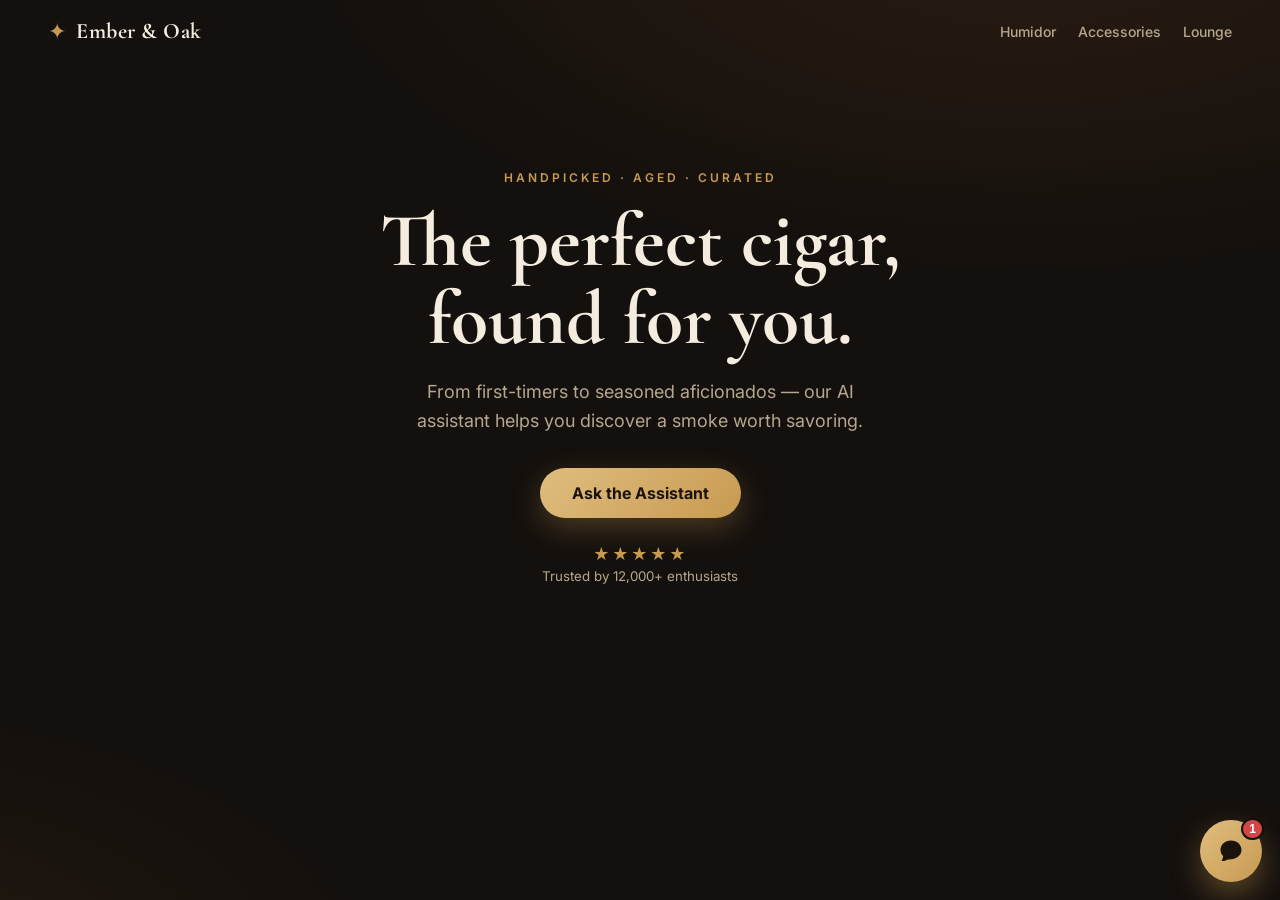
<file: index.html>
<!DOCTYPE html>
<html lang="en">
<head>
  <meta charset="UTF-8" />
  <meta
    name="viewport"
    content="width=device-width, initial-scale=1.0, viewport-fit=cover"
  />
  <meta name="theme-color" content="#2b1810" />
  <title>Ember &amp; Oak — Premium Cigars</title>
  <link rel="preconnect" href="https://fonts.googleapis.com" />
  <link rel="preconnect" href="https://fonts.gstatic.com" crossorigin />
  <link
    href="https://fonts.googleapis.com/css2?family=Cormorant+Garamond:wght@500;600;700&family=Inter:wght@400;500;600;700&display=swap"
    rel="stylesheet"
  />
  <link rel="stylesheet" href="styles.css" />
</head>
<body>
  <!-- ============ Landing page (context behind the widget) ============ -->
  <header class="site-header">
    <div class="brand">
      <span class="brand-mark">✦</span>
      <span class="brand-name">Ember &amp; Oak</span>
    </div>
    <nav class="site-nav">
      <a href="#">Humidor</a>
      <a href="#">Accessories</a>
      <a href="#">Lounge</a>
    </nav>
  </header>

  <main class="hero">
    <p class="hero-eyebrow">Handpicked · Aged · Curated</p>
    <h1 class="hero-title">The perfect cigar,<br />found for you.</h1>
    <p class="hero-sub">
      From first-timers to seasoned aficionados — our AI assistant helps you
      discover a smoke worth savoring.
    </p>
    <a href="#" class="hero-cta" id="heroChatBtn">Ask the Assistant</a>
    <div class="hero-meta">
      <span>★★★★★</span>
      <small>Trusted by 12,000+ enthusiasts</small>
    </div>
  </main>

  <!-- ============ Chat launcher (FAB) ============ -->
  <button
    class="chat-fab"
    id="chatFab"
    aria-label="Open chat with the Ember AI assistant"
    aria-haspopup="dialog"
    aria-expanded="false"
  >
    <svg class="chat-fab__icon" viewBox="0 0 24 24" aria-hidden="true">
      <path
        d="M12 3C6.99 3 3 6.58 3 11c0 2.05.86 3.92 2.29 5.36-.1 1.17-.5 2.7-1.27 3.85-.13.2 0 .47.24.46 1.94-.07 3.6-.69 4.84-1.43A11.6 11.6 0 0 0 12 19c5.01 0 9-3.58 9-8s-3.99-8-9-8Z"
      />
    </svg>
    <span class="chat-fab__badge" id="fabBadge">1</span>
  </button>

  <!-- ============ Chat widget ============ -->
  <section
    class="chat-widget"
    id="chatWidget"
    role="dialog"
    aria-modal="true"
    aria-label="Chat with the Ember AI assistant"
    aria-hidden="true"
  >
    <!-- Header -->
    <div class="chat-header">
      <div class="chat-header__avatar" aria-hidden="true">✦</div>
      <div class="chat-header__info">
        <h2 class="chat-header__name">Ember Assistant</h2>
        <p class="chat-header__status">
          <span class="status-dot"></span> AI Assistant · online
        </p>
      </div>
      <button class="chat-header__new" id="chatNew" type="button">
        <svg viewBox="0 0 24 24" aria-hidden="true">
          <path d="M12 5v14M5 12h14" />
        </svg>
        New chat
      </button>
      <button class="chat-header__close" id="chatClose" aria-label="Close chat">
        <svg viewBox="0 0 24 24" aria-hidden="true">
          <path d="M6 6l12 12M18 6L6 18" />
        </svg>
      </button>
    </div>

    <!-- Messages -->
    <div
      class="chat-messages"
      id="chatMessages"
      role="log"
      aria-live="polite"
      aria-relevant="additions"
    ></div>

    <!-- Quick replies -->
    <div class="quick-replies" id="quickReplies" aria-label="Suggested replies"></div>

    <!-- Composer -->
    <form class="chat-composer" id="chatComposer" autocomplete="off">
      <button
        type="button"
        class="composer-mic"
        id="micBtn"
        aria-label="Use microphone"
      >
        <svg viewBox="0 0 24 24" aria-hidden="true">
          <path
            d="M12 14a3 3 0 0 0 3-3V6a3 3 0 0 0-6 0v5a3 3 0 0 0 3 3Z"
          />
          <path d="M19 11a7 7 0 0 1-14 0M12 18v3" />
        </svg>
      </button>
      <input
        class="composer-input"
        id="chatInput"
        type="text"
        inputmode="text"
        placeholder="Ask me anything…"
        aria-label="Type a message"
      />
      <button type="submit" class="composer-send" id="sendBtn" aria-label="Send message">
        <svg viewBox="0 0 24 24" aria-hidden="true">
          <path d="M4 12l16-8-6 16-3-7-7-1Z" />
        </svg>
      </button>
    </form>

    <!-- AI disclaimer -->
    <p class="chat-disclaimer">
      <span aria-hidden="true">✨</span> AI-generated · responses may be
      inaccurate. Verify important details.
    </p>
  </section>

  <!-- Scrim for mobile -->
  <div class="chat-scrim" id="chatScrim" hidden></div>

  <script src="script.js"></script>
</body>
</html>
</file>
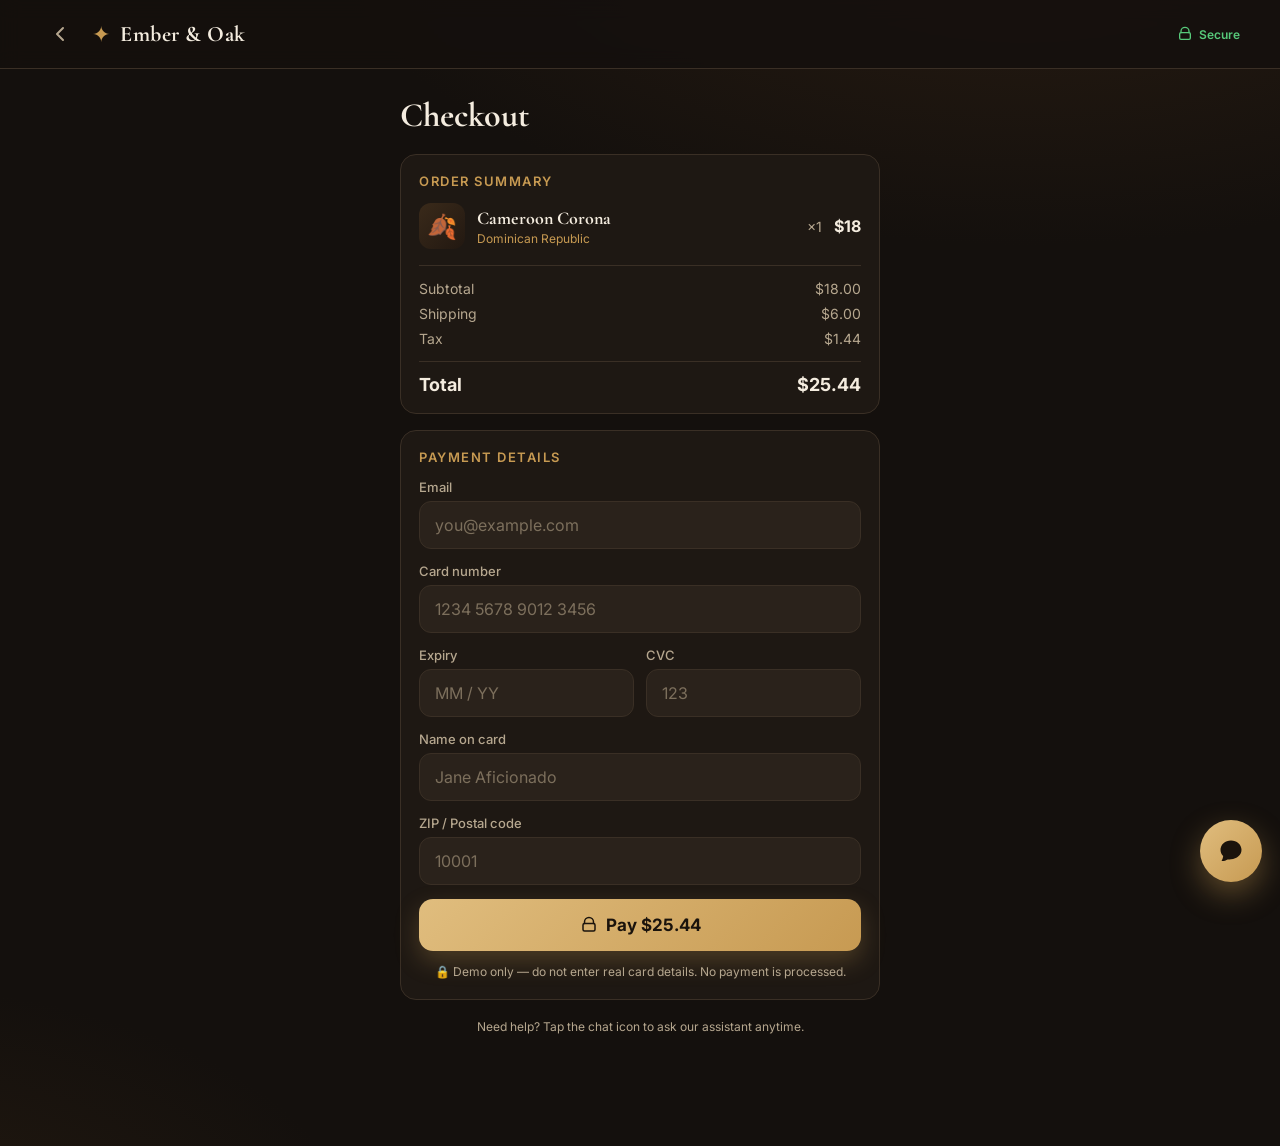
<file: checkout.html>
<!DOCTYPE html>
<html lang="en">
<head>
  <meta charset="UTF-8" />
  <meta
    name="viewport"
    content="width=device-width, initial-scale=1.0, viewport-fit=cover"
  />
  <meta name="theme-color" content="#2b1810" />
  <title>Secure Checkout — Ember &amp; Oak</title>
  <link rel="preconnect" href="https://fonts.googleapis.com" />
  <link rel="preconnect" href="https://fonts.gstatic.com" crossorigin />
  <link
    href="https://fonts.googleapis.com/css2?family=Cormorant+Garamond:wght@500;600;700&family=Inter:wght@400;500;600;700&display=swap"
    rel="stylesheet"
  />
  <link rel="stylesheet" href="styles.css" />
</head>
<body class="checkout-body">
  <!-- ============ Checkout header ============ -->
  <header class="co-header">
    <a class="co-back" href="index.html" aria-label="Back to store">
      <svg viewBox="0 0 24 24" aria-hidden="true">
        <path d="M15 18l-6-6 6-6" />
      </svg>
    </a>
    <div class="brand">
      <span class="brand-mark">✦</span>
      <span class="brand-name">Ember &amp; Oak</span>
    </div>
    <span class="co-secure" aria-label="Secure checkout">
      <svg viewBox="0 0 24 24" aria-hidden="true">
        <path d="M6 10V8a6 6 0 0 1 12 0v2" />
        <rect x="4" y="10" width="16" height="10" rx="2" />
      </svg>
      Secure
    </span>
  </header>

  <main class="co-main">
    <h1 class="co-title">Checkout</h1>

    <!-- Order summary -->
    <section class="co-card" aria-label="Order summary">
      <h2 class="co-card__title">Order summary</h2>
      <div class="co-items" id="coItems">
        <!-- populated by checkout.js -->
      </div>
      <dl class="co-totals">
        <div><dt>Subtotal</dt><dd id="coSubtotal">$0.00</dd></div>
        <div><dt>Shipping</dt><dd id="coShipping">$6.00</dd></div>
        <div><dt>Tax</dt><dd id="coTax">$0.00</dd></div>
        <div class="co-totals__grand">
          <dt>Total</dt><dd id="coTotal">$0.00</dd>
        </div>
      </dl>
    </section>

    <!-- Payment form -->
    <form class="co-card co-form" id="coForm" novalidate>
      <h2 class="co-card__title">Payment details</h2>

      <label class="co-field">
        <span>Email</span>
        <input
          type="email"
          name="email"
          inputmode="email"
          autocomplete="email"
          placeholder="you@example.com"
          required
        />
      </label>

      <label class="co-field">
        <span>Card number</span>
        <input
          type="text"
          name="card"
          id="coCard"
          inputmode="numeric"
          autocomplete="cc-number"
          placeholder="1234 5678 9012 3456"
          maxlength="19"
          required
        />
      </label>

      <div class="co-row">
        <label class="co-field">
          <span>Expiry</span>
          <input
            type="text"
            name="exp"
            id="coExp"
            inputmode="numeric"
            autocomplete="cc-exp"
            placeholder="MM / YY"
            maxlength="7"
            required
          />
        </label>
        <label class="co-field">
          <span>CVC</span>
          <input
            type="text"
            name="cvc"
            inputmode="numeric"
            autocomplete="cc-csc"
            placeholder="123"
            maxlength="4"
            required
          />
        </label>
      </div>

      <label class="co-field">
        <span>Name on card</span>
        <input
          type="text"
          name="name"
          autocomplete="cc-name"
          placeholder="Jane Aficionado"
          required
        />
      </label>

      <label class="co-field">
        <span>ZIP / Postal code</span>
        <input
          type="text"
          name="zip"
          inputmode="numeric"
          autocomplete="postal-code"
          placeholder="10001"
          required
        />
      </label>

      <button type="submit" class="co-pay" id="coPay">
        <svg viewBox="0 0 24 24" aria-hidden="true">
          <path d="M6 10V8a6 6 0 0 1 12 0v2" />
          <rect x="4" y="10" width="16" height="10" rx="2" />
        </svg>
        <span id="coPayLabel">Pay $0.00</span>
      </button>
      <p class="co-disclaimer">
        🔒 Demo only — do not enter real card details. No payment is processed.
      </p>
    </form>

    <!-- Success state (hidden until paid) -->
    <section class="co-success" id="coSuccess" hidden>
      <div class="co-success__check" aria-hidden="true">✓</div>
      <h2>Payment successful</h2>
      <p>
        Thank you for your order. A confirmation has been sent to your email.
        Your cigars are on the way. 🥃
      </p>
      <a class="co-success__btn" href="index.html">Back to store</a>
    </section>

    <p class="co-help">
      Need help? Tap the chat icon to ask our assistant anytime.
    </p>
  </main>

  <!-- ============ Chat launcher (FAB) ============ -->
  <button
    class="chat-fab"
    id="chatFab"
    aria-label="Open chat with the Ember AI assistant"
    aria-haspopup="dialog"
    aria-expanded="false"
  >
    <svg class="chat-fab__icon" viewBox="0 0 24 24" aria-hidden="true">
      <path
        d="M12 3C6.99 3 3 6.58 3 11c0 2.05.86 3.92 2.29 5.36-.1 1.17-.5 2.7-1.27 3.85-.13.2 0 .47.24.46 1.94-.07 3.6-.69 4.84-1.43A11.6 11.6 0 0 0 12 19c5.01 0 9-3.58 9-8s-3.99-8-9-8Z"
      />
    </svg>
    <span class="chat-fab__badge" id="fabBadge" hidden>1</span>
  </button>

  <!-- ============ Chat widget ============ -->
  <section
    class="chat-widget"
    id="chatWidget"
    role="dialog"
    aria-modal="true"
    aria-label="Chat with the Ember AI assistant"
    aria-hidden="true"
  >
    <div class="chat-header">
      <div class="chat-header__avatar" aria-hidden="true">✦</div>
      <div class="chat-header__info">
        <h2 class="chat-header__name">Ember Assistant</h2>
        <p class="chat-header__status">
          <span class="status-dot"></span> AI Assistant · online
        </p>
      </div>
      <button class="chat-header__new" id="chatNew" type="button">
        <svg viewBox="0 0 24 24" aria-hidden="true">
          <path d="M12 5v14M5 12h14" />
        </svg>
        New chat
      </button>
      <button class="chat-header__close" id="chatClose" aria-label="Close chat">
        <svg viewBox="0 0 24 24" aria-hidden="true">
          <path d="M6 6l12 12M18 6L6 18" />
        </svg>
      </button>
    </div>

    <div
      class="chat-messages"
      id="chatMessages"
      role="log"
      aria-live="polite"
      aria-relevant="additions"
    ></div>

    <div class="quick-replies" id="quickReplies" aria-label="Suggested replies"></div>

    <form class="chat-composer" id="chatComposer" autocomplete="off">
      <button
        type="button"
        class="composer-mic"
        id="micBtn"
        aria-label="Use microphone"
      >
        <svg viewBox="0 0 24 24" aria-hidden="true">
          <path d="M12 14a3 3 0 0 0 3-3V6a3 3 0 0 0-6 0v5a3 3 0 0 0 3 3Z" />
          <path d="M19 11a7 7 0 0 1-14 0M12 18v3" />
        </svg>
      </button>
      <input
        class="composer-input"
        id="chatInput"
        type="text"
        inputmode="text"
        placeholder="Ask me anything…"
        aria-label="Type a message"
      />
      <button type="submit" class="composer-send" id="sendBtn" aria-label="Send message">
        <svg viewBox="0 0 24 24" aria-hidden="true">
          <path d="M4 12l16-8-6 16-3-7-7-1Z" />
        </svg>
      </button>
    </form>

    <p class="chat-disclaimer">
      <span aria-hidden="true">✨</span> AI-generated · responses may be
      inaccurate. Verify important details.
    </p>
  </section>

  <div class="chat-scrim" id="chatScrim" hidden></div>

  <script src="checkout.js"></script>
  <script src="script.js"></script>
</body>
</html>
</file>
<file: styles.css>
/* ============================================================
   Ember & Oak — AI Cigar Assistant
   Mobile-first chat widget. Vanilla CSS, no framework.
   ============================================================ */

:root {
  --bg: #14100d;
  --surface: #1e1813;
  --surface-2: #2a221b;
  --line: #3a2f25;
  --gold: #c79a52;
  --gold-soft: #e0bd7e;
  --cream: #f4ecdf;
  --text: #f4ecdf;
  --text-dim: #b6a78f;
  --bot-bubble: #2a221b;
  --user-bubble: #c79a52;
  --user-bubble-text: #1a130c;
  --radius-lg: 22px;
  --radius-md: 16px;
  --shadow-lg: 0 18px 50px rgba(0, 0, 0, 0.55);
  --ring: rgba(199, 154, 82, 0.45);
  /* dynamic viewport height fallback chain handled in .chat-widget */
}

* {
  box-sizing: border-box;
}

html,
body {
  margin: 0;
  padding: 0;
}

body {
  font-family: "Inter", system-ui, -apple-system, sans-serif;
  background:
    radial-gradient(1200px 600px at 80% -10%, #2a1d12 0%, transparent 60%),
    radial-gradient(900px 500px at -10% 110%, #241a10 0%, transparent 55%),
    var(--bg);
  color: var(--text);
  min-height: 100dvh;
  -webkit-font-smoothing: antialiased;
  text-rendering: optimizeLegibility;
}

/* ===================== Landing page ===================== */
.site-header {
  display: flex;
  align-items: center;
  justify-content: space-between;
  padding: 18px clamp(16px, 5vw, 48px);
  padding-top: max(18px, env(safe-area-inset-top));
}

.brand {
  display: flex;
  align-items: center;
  gap: 10px;
}
.brand-mark {
  color: var(--gold);
  font-size: 22px;
}
.brand-name {
  font-family: "Cormorant Garamond", serif;
  font-weight: 700;
  font-size: 22px;
  letter-spacing: 0.5px;
}

.site-nav {
  display: flex;
  gap: 22px;
}
.site-nav a {
  color: var(--text-dim);
  text-decoration: none;
  font-size: 14px;
  font-weight: 500;
}
@media (max-width: 600px) {
  .site-nav {
    display: none;
  }
}

.hero {
  max-width: 720px;
  margin: 0 auto;
  padding: clamp(40px, 12vh, 120px) clamp(20px, 6vw, 48px) 120px;
  text-align: center;
}
.hero-eyebrow {
  text-transform: uppercase;
  letter-spacing: 3px;
  font-size: 12px;
  color: var(--gold);
  margin: 0 0 18px;
  font-weight: 600;
}
.hero-title {
  font-family: "Cormorant Garamond", serif;
  font-weight: 700;
  font-size: clamp(40px, 11vw, 76px);
  line-height: 1.02;
  margin: 0 0 20px;
}
.hero-sub {
  color: var(--text-dim);
  font-size: clamp(15px, 4vw, 18px);
  line-height: 1.6;
  max-width: 480px;
  margin: 0 auto 32px;
}
.hero-cta {
  display: inline-block;
  background: linear-gradient(135deg, var(--gold-soft), var(--gold));
  color: #1a130c;
  font-weight: 700;
  text-decoration: none;
  padding: 15px 32px;
  border-radius: 999px;
  font-size: 16px;
  box-shadow: 0 10px 30px rgba(199, 154, 82, 0.3);
  transition: transform 0.15s ease, box-shadow 0.15s ease;
}
.hero-cta:active {
  transform: scale(0.97);
}
.hero-meta {
  margin-top: 26px;
  display: flex;
  flex-direction: column;
  align-items: center;
  gap: 4px;
}
.hero-meta span {
  color: var(--gold);
  letter-spacing: 2px;
}
.hero-meta small {
  color: var(--text-dim);
}

/* ===================== Chat FAB ===================== */
.chat-fab {
  position: fixed;
  right: max(18px, env(safe-area-inset-right));
  bottom: max(18px, env(safe-area-inset-bottom));
  width: 62px;
  height: 62px;
  border: none;
  border-radius: 50%;
  background: linear-gradient(135deg, var(--gold-soft), var(--gold));
  color: #1a130c;
  display: grid;
  place-items: center;
  cursor: pointer;
  box-shadow: 0 12px 30px rgba(199, 154, 82, 0.4);
  z-index: 40;
  transition: transform 0.2s cubic-bezier(0.34, 1.56, 0.64, 1), opacity 0.2s;
  animation: fabPop 0.5s cubic-bezier(0.34, 1.56, 0.64, 1) both;
}
.chat-fab:active {
  transform: scale(0.92);
}
.chat-fab__icon {
  width: 28px;
  height: 28px;
  fill: #1a130c;
}
.chat-fab__badge {
  position: absolute;
  top: -2px;
  right: -2px;
  min-width: 22px;
  height: 22px;
  padding: 0 6px;
  border-radius: 11px;
  background: #d64545;
  color: #fff;
  font-size: 12px;
  font-weight: 700;
  display: grid;
  place-items: center;
  border: 2px solid var(--bg);
}
.chat-fab__badge[hidden] {
  display: none;
}
/* Hide FAB while widget is open */
body.chat-open .chat-fab {
  opacity: 0;
  pointer-events: none;
  transform: scale(0.6);
}

@keyframes fabPop {
  from {
    transform: scale(0);
    opacity: 0;
  }
}

/* ===================== Scrim (mobile/desktop dim) ===================== */
.chat-scrim {
  position: fixed;
  inset: 0;
  background: rgba(0, 0, 0, 0.45);
  backdrop-filter: blur(2px);
  z-index: 45;
  opacity: 0;
  transition: opacity 0.25s ease;
}
.chat-scrim.is-visible {
  opacity: 1;
}

/* ===================== Chat widget ===================== */
.chat-widget {
  position: fixed;
  z-index: 50;
  display: flex;
  flex-direction: column;
  background: var(--surface);
  overflow: hidden;
  /* visibility handled via transforms for smooth open/close */
  visibility: hidden;
  pointer-events: none;
}

/* ---- Mobile: full-screen sheet ---- */
@media (max-width: 600px) {
  .chat-widget {
    top: var(--app-top, 0px);
    left: var(--app-left, 0px);
    right: auto;
    bottom: auto;
    /* JS overrides --app-h to track the on-screen keyboard (visualViewport) */
    width: var(--app-w, 100vw);
    height: var(--app-h, 100dvh);
    min-height: var(--app-h, 100dvh);
    transform: translateY(100%);
    transition: transform 0.32s cubic-bezier(0.32, 0.72, 0, 1),
      visibility 0.32s;
  }
  .chat-widget.is-open {
    transform: translateY(0);
  }
}

/* ---- Desktop/tablet: floating card ---- */
@media (min-width: 601px) {
  .chat-widget {
    right: max(20px, env(safe-area-inset-right));
    bottom: max(20px, env(safe-area-inset-bottom));
    width: 400px;
    height: min(640px, 86vh);
    border-radius: var(--radius-lg);
    box-shadow: var(--shadow-lg);
    border: 1px solid var(--line);
    transform: translateY(24px) scale(0.96);
    opacity: 0;
    transform-origin: bottom right;
    transition: transform 0.28s cubic-bezier(0.32, 0.72, 0, 1), opacity 0.22s,
      visibility 0.28s;
  }
  .chat-widget.is-open {
    transform: translateY(0) scale(1);
    opacity: 1;
  }
}

/* ---- Landscape phone: two-column full-screen layout ----
   Short landscape screens get a split view: conversation scrolls on the
   left, suggestions + composer stack on the right. When the keyboard is
   up (kb-open), collapse back to a single column. */
@media (orientation: landscape) and (max-height: 500px) {
  .chat-widget {
    top: var(--app-top, 0px);
    left: var(--app-left, 0px);
    right: auto;
    bottom: auto;
    width: var(--app-w, 100vw);
    height: var(--app-h, 100dvh);
    min-height: var(--app-h, 100dvh);
    border: none;
    border-radius: 0;
    box-shadow: none;
    opacity: 1;
    transform: translateY(100%);
    transition: transform 0.3s cubic-bezier(0.32, 0.72, 0, 1), visibility 0.3s;

    display: grid;
    grid-template-columns: 1fr min(300px, 42vw);
    grid-template-rows: auto 1fr auto;
  }
  .chat-widget.is-open {
    transform: translateY(0);
  }

  /* Compact header spanning full width */
  .chat-header {
    grid-column: 1 / -1;
    grid-row: 1;
    padding: 6px 10px;
    padding-top: max(6px, env(safe-area-inset-top));
    gap: 8px;
  }
  .chat-header__avatar {
    width: 30px;
    height: 30px;
    font-size: 14px;
  }
  .chat-header__name {
    font-size: 16px;
  }
  .chat-header__status {
    display: none;
  }
  .chat-header__new {
    height: 30px;
    padding: 0 10px;
    font-size: 12px;
    gap: 4px;
  }
  .chat-header__new svg {
    width: 14px;
    height: 14px;
  }
  .chat-header__close {
    width: 32px;
    height: 32px;
  }
  .chat-header__close svg {
    width: 18px;
    height: 18px;
  }

  /* Left column — scrollable conversation */
  .chat-messages {
    grid-column: 1;
    grid-row: 2 / 4;
    min-height: 0;
    padding: 8px 12px;
    gap: 6px;
    border-right: 1px solid var(--line);
  }
  .msg-row {
    gap: 6px;
  }
  .msg-avatar {
    width: 22px;
    height: 22px;
    font-size: 11px;
  }
  .bubble {
    padding: 8px 12px;
    font-size: 14px;
    line-height: 1.35;
    max-width: 90%;
  }

  /* Right column — suggestions stacked vertically */
  .quick-replies {
    grid-column: 2;
    grid-row: 2;
    min-height: 0;
    flex-direction: column;
    flex-wrap: nowrap;
    align-items: stretch;
    overflow-y: auto;
    -webkit-overflow-scrolling: touch;
    gap: 6px;
    padding: 8px 10px;
    box-shadow: none;
    border-top: none;
    border-left: 1px solid var(--line);
  }
  .qr-chip {
    min-height: 38px;
    padding: 8px 12px;
    font-size: 13px;
    text-align: left;
    width: 100%;
  }

  /* Right column — composer pinned to bottom */
  .chat-composer {
    grid-column: 2;
    grid-row: 3;
    padding: 6px 10px;
    gap: 6px;
    border-left: 1px solid var(--line);
  }
  .composer-mic,
  .composer-send {
    width: 36px;
    height: 36px;
  }
  .composer-mic svg,
  .composer-send svg {
    width: 18px;
    height: 18px;
  }
  .composer-input {
    padding: 8px 12px;
  }

  .chat-disclaimer {
    display: none;
  }

  /* Rich content uses the wider left column */
  .cigar-card {
    max-width: 95%;
    padding: 10px;
  }
  .cigar-card__emoji {
    width: 40px;
    height: 40px;
    font-size: 22px;
  }
  .cigar-card__name {
    font-size: 16px;
  }
  .video-embed {
    max-width: 100%;
    padding: 8px;
  }
  .video-embed__title {
    font-size: 12px;
    margin-bottom: 6px;
  }
  .map-embed {
    max-width: 100%;
    padding: 8px;
  }
  .map-embed__title {
    font-size: 16px;
  }
  .map-embed__frame {
    aspect-ratio: 16 / 9;
  }

  /* Keyboard up — single column, composer floats at bottom */
  .chat-widget.kb-open {
    grid-template-columns: 1fr;
    grid-template-rows: auto 1fr auto;
  }
  .chat-widget.kb-open .chat-messages {
    grid-column: 1;
    grid-row: 2;
    border-right: none;
  }
  .chat-widget.kb-open .chat-composer {
    grid-column: 1;
    grid-row: 3;
    border-left: none;
  }
}

.chat-widget.is-open {
  visibility: visible;
  pointer-events: auto;
}

/* While actively dragging the sheet, disable the transition for 1:1 tracking */
.chat-widget.is-dragging {
  transition: none !important;
}

/* Drag handle (hidden on desktop, shown on mobile via media query) */
.chat-drag-handle {
  display: none;
  align-items: center;
  justify-content: center;
  padding: 8px 0 2px;
  background: linear-gradient(180deg, var(--surface-2), var(--surface));
  flex-shrink: 0;
  cursor: grab;
  touch-action: none;
}
.chat-drag-handle::before {
  content: "";
  width: 40px;
  height: 5px;
  border-radius: 999px;
  background: var(--line);
}
/* Show the swipe handle only on the mobile bottom sheet */
@media (max-width: 600px) {
  .chat-drag-handle {
    display: flex;
  }
}

/* Lock background scrolling while the chat is open (mobile, via JS) */
body.chat-locked {
  position: fixed;
  width: 100%;
  overflow: hidden;
}

/* ---- Header ---- */
.chat-header {
  display: flex;
  align-items: center;
  gap: 12px;
  padding: 14px 16px;
  padding-top: max(14px, env(safe-area-inset-top));
  background: linear-gradient(180deg, var(--surface-2), var(--surface));
  border-bottom: 1px solid var(--line);
  flex-shrink: 0;
}
.chat-header__avatar {
  width: 42px;
  height: 42px;
  border-radius: 50%;
  background: linear-gradient(135deg, var(--gold-soft), var(--gold));
  color: #1a130c;
  display: grid;
  place-items: center;
  font-size: 20px;
  flex-shrink: 0;
}
.chat-header__info {
  flex: 1;
  min-width: 0;
}
.chat-header__name {
  font-family: "Cormorant Garamond", serif;
  font-size: 20px;
  font-weight: 700;
  margin: 0;
  line-height: 1.1;
}
.chat-header__status {
  margin: 2px 0 0;
  font-size: 12px;
  color: var(--text-dim);
  display: flex;
  align-items: center;
  gap: 6px;
}
.status-dot {
  width: 8px;
  height: 8px;
  border-radius: 50%;
  background: #57c97a;
  box-shadow: 0 0 0 0 rgba(87, 201, 122, 0.6);
  animation: pulse 2s infinite;
}
@keyframes pulse {
  0% {
    box-shadow: 0 0 0 0 rgba(87, 201, 122, 0.5);
  }
  70% {
    box-shadow: 0 0 0 7px rgba(87, 201, 122, 0);
  }
  100% {
    box-shadow: 0 0 0 0 rgba(87, 201, 122, 0);
  }
}
.chat-header__new {
  display: inline-flex;
  align-items: center;
  gap: 5px;
  height: 36px;
  padding: 0 12px;
  border: 1px solid var(--line);
  border-radius: 999px;
  background: var(--surface);
  color: var(--text-dim);
  font-family: inherit;
  font-size: 13px;
  font-weight: 600;
  white-space: nowrap;
  cursor: pointer;
  flex-shrink: 0;
  transition: background 0.15s, color 0.15s, border-color 0.15s;
}
.chat-header__new:hover {
  background: var(--surface-2);
  color: var(--text);
  border-color: rgba(199, 154, 82, 0.45);
}
.chat-header__new svg {
  width: 16px;
  height: 16px;
  fill: none;
  stroke: currentColor;
  stroke-width: 2.5;
  stroke-linecap: round;
}
.chat-header__close {
  width: 40px;
  height: 40px;
  border: none;
  background: transparent;
  border-radius: 50%;
  cursor: pointer;
  display: grid;
  place-items: center;
  color: var(--text-dim);
  flex-shrink: 0;
  transition: background 0.15s, color 0.15s;
}
.chat-header__close:hover {
  background: var(--surface-2);
  color: var(--text);
}
.chat-header__close svg {
  width: 22px;
  height: 22px;
  fill: none;
  stroke: currentColor;
  stroke-width: 2;
  stroke-linecap: round;
}

/* ---- Messages ---- */
.chat-messages {
  flex: 1 1 auto;
  /* min-height:0 lets this scroll instead of pushing the composer off-screen */
  min-height: 0;
  overflow-y: auto;
  -webkit-overflow-scrolling: touch;
  overscroll-behavior: contain;
  padding: 18px 16px 8px;
  display: flex;
  flex-direction: column;
  gap: 10px;
  scroll-behavior: smooth;
}

.msg-row {
  display: flex;
  align-items: flex-end;
  gap: 8px;
  max-width: 100%;
  animation: msgIn 0.3s ease both;
}
.msg-row.user {
  flex-direction: row-reverse;
}
@keyframes msgIn {
  from {
    opacity: 0;
    transform: translateY(8px);
  }
}

.msg-avatar {
  width: 28px;
  height: 28px;
  border-radius: 50%;
  background: linear-gradient(135deg, var(--gold-soft), var(--gold));
  color: #1a130c;
  display: grid;
  place-items: center;
  font-size: 13px;
  flex-shrink: 0;
}
.msg-row.user .msg-avatar {
  display: none;
}

.bubble {
  max-width: 78%;
  padding: 11px 15px;
  border-radius: 18px;
  font-size: 15px;
  line-height: 1.45;
  word-wrap: break-word;
  white-space: pre-wrap;
}
.msg-row.bot .bubble {
  background: var(--bot-bubble);
  color: var(--text);
  border-bottom-left-radius: 5px;
  border: 1px solid var(--line);
}
.msg-row.user .bubble {
  background: var(--user-bubble);
  color: var(--user-bubble-text);
  border-bottom-right-radius: 5px;
  font-weight: 500;
}

/* Rich recommendation card */
.cigar-card {
  background: var(--surface-2);
  border: 1px solid var(--line);
  border-radius: var(--radius-md);
  padding: 14px;
  max-width: 88%;
  animation: msgIn 0.3s ease both;
}

/* Embedded YouTube video */
.video-embed {
  background: var(--surface-2);
  border: 1px solid var(--line);
  border-radius: var(--radius-md);
  padding: 12px;
  max-width: 92%;
  animation: msgIn 0.3s ease both;
}
.video-embed__title {
  margin: 0 0 10px;
  font-size: 14px;
  font-weight: 600;
  color: var(--cream);
}
.video-embed__frame {
  position: relative;
  width: 100%;
  aspect-ratio: 16 / 9;
  border-radius: 10px;
  overflow: hidden;
  background: #000;
}
.video-embed__frame iframe {
  position: absolute;
  inset: 0;
  width: 100%;
  height: 100%;
  border: 0;
}

/* Embedded map (store hours) */
.map-embed {
  background: var(--surface-2);
  border: 1px solid var(--line);
  border-radius: var(--radius-md);
  padding: 12px;
  max-width: 92%;
  animation: msgIn 0.3s ease both;
}
.map-embed__title {
  margin: 0 0 4px;
  font-family: "Cormorant Garamond", serif;
  font-size: 18px;
  font-weight: 700;
  color: var(--cream);
}
.map-embed__address {
  margin: 0 0 10px;
  font-size: 13px;
  color: var(--gold);
}
.map-embed__frame {
  position: relative;
  width: 100%;
  aspect-ratio: 4 / 3;
  border-radius: 10px;
  overflow: hidden;
  background: var(--line);
}
.map-embed__frame iframe {
  position: absolute;
  inset: 0;
  width: 100%;
  height: 100%;
  border: 0;
}
.map-embed__directions {
  display: flex;
  align-items: center;
  justify-content: center;
  margin-top: 10px;
  min-height: 44px;
  padding: 10px 16px;
  border-radius: 999px;
  background: rgba(199, 154, 82, 0.18);
  border: 1.5px solid var(--gold);
  color: var(--cream);
  font-size: 14px;
  font-weight: 700;
  text-decoration: none;
  transition: background 0.15s ease;
}
.map-embed__directions:active {
  background: var(--gold);
  color: var(--user-bubble-text);
}
.cigar-card__top {
  display: flex;
  gap: 12px;
  align-items: center;
}
.cigar-card__emoji {
  width: 50px;
  height: 50px;
  border-radius: 12px;
  background: linear-gradient(135deg, #3a2a1a, #221811);
  display: grid;
  place-items: center;
  font-size: 26px;
  flex-shrink: 0;
}
.cigar-card__name {
  font-family: "Cormorant Garamond", serif;
  font-size: 19px;
  font-weight: 700;
  margin: 0;
}
.cigar-card__origin {
  font-size: 12px;
  color: var(--gold);
  margin: 2px 0 0;
  letter-spacing: 0.5px;
}
.cigar-card__desc {
  font-size: 13.5px;
  color: var(--text-dim);
  line-height: 1.5;
  margin: 10px 0 0;
}
.cigar-card__meta {
  display: flex;
  flex-wrap: wrap;
  gap: 6px;
  margin-top: 10px;
}
.tag {
  font-size: 11px;
  padding: 4px 9px;
  border-radius: 999px;
  background: rgba(199, 154, 82, 0.14);
  color: var(--gold-soft);
  border: 1px solid rgba(199, 154, 82, 0.25);
}
.cigar-card__foot {
  display: flex;
  align-items: center;
  justify-content: space-between;
  margin-top: 12px;
  padding-top: 12px;
  border-top: 1px solid var(--line);
}
.cigar-card__price {
  font-size: 18px;
  font-weight: 700;
  color: var(--cream);
}

/* Typing indicator */
.typing .bubble {
  display: inline-flex;
  gap: 4px;
  padding: 14px 16px;
}
.typing-dot {
  width: 7px;
  height: 7px;
  border-radius: 50%;
  background: var(--text-dim);
  animation: typing 1.2s infinite ease-in-out;
}
.typing-dot:nth-child(2) {
  animation-delay: 0.18s;
}
.typing-dot:nth-child(3) {
  animation-delay: 0.36s;
}
@keyframes typing {
  0%,
  60%,
  100% {
    transform: translateY(0);
    opacity: 0.4;
  }
  30% {
    transform: translateY(-5px);
    opacity: 1;
  }
}

/* ---- Quick replies ---- */
.quick-replies {
  display: flex;
  flex-wrap: wrap;
  gap: 8px;
  padding: 12px 16px;
  flex-shrink: 0;
  /* distinct toolbar so chips don't blend with messages above */
  background: var(--surface);
  border-top: 1px solid var(--line);
  box-shadow: 0 -10px 18px -10px rgba(0, 0, 0, 0.6);
}
.quick-replies:empty {
  display: none;
}
.qr-chip {
  appearance: none;
  border: 1.5px solid var(--gold);
  background: rgba(199, 154, 82, 0.22);
  color: var(--cream);
  font-family: inherit;
  font-size: 14px;
  font-weight: 700;
  /* large mobile tap target */
  min-height: 44px;
  padding: 10px 18px;
  border-radius: 999px;
  cursor: pointer;
  box-shadow: 0 2px 8px rgba(0, 0, 0, 0.25);
  transition: transform 0.12s ease, background 0.15s ease, box-shadow 0.15s ease;
  animation: chipIn 0.3s ease both;
}
.qr-chip:hover {
  background: rgba(199, 154, 82, 0.32);
}
.qr-chip:active {
  transform: scale(0.95);
  background: var(--gold);
  color: var(--user-bubble-text);
}
@keyframes chipIn {
  from {
    opacity: 0;
    transform: translateY(6px);
  }
}

/* Landscape quick-replies — placed after base .quick-replies so these rules
   win in the cascade. Column + flex-wrap:wrap creates extra side columns
   when the panel runs out of height, which is why chips appeared horizontal. */
@media (orientation: landscape) and (max-height: 500px) {
  .chat-widget .quick-replies {
    display: flex;
    flex-direction: column;
    flex-wrap: nowrap;
    align-items: stretch;
    align-content: flex-start;
    overflow-x: hidden;
    overflow-y: auto;
  }
  .chat-widget .qr-chip {
    width: 100%;
    max-width: 100%;
    flex: 0 0 auto;
    box-sizing: border-box;
    align-self: stretch;
  }
}

/* ---- Composer ---- */
.chat-composer {
  display: flex;
  align-items: center;
  gap: 8px;
  padding: 12px 14px 10px;
  border-top: 1px solid var(--line);
  background: var(--surface);
  flex-shrink: 0;
}

/* ---- Keyboard-up: float the composer as a rounded pill above the keyboard,
       keeping the conversation visible above it (Google "Ask anything" look). */
.chat-widget.kb-open .quick-replies {
  display: none;
}
.chat-widget.kb-open .chat-disclaimer {
  display: none;
}
.chat-widget.kb-open .chat-composer {
  margin: 10px 12px calc(10px + env(safe-area-inset-bottom));
  padding: 7px 7px 7px 16px;
  border: 1px solid var(--line);
  border-top: 1px solid var(--line);
  border-radius: 28px;
  background: var(--surface-2);
  box-shadow: 0 8px 26px rgba(0, 0, 0, 0.5);
}
.chat-widget.kb-open .composer-input {
  background: transparent;
  border-color: transparent;
  padding-left: 0;
  padding-right: 4px;
}
.chat-widget.kb-open .composer-input:focus {
  box-shadow: none;
}
.chat-widget.kb-open .composer-mic {
  background: transparent;
  border-color: transparent;
  width: 40px;
  height: 40px;
}

/* ---- AI disclaimer ---- */
.chat-disclaimer {
  margin: 0;
  padding: 0 16px 8px;
  padding-bottom: max(8px, env(safe-area-inset-bottom));
  background: var(--surface);
  color: var(--text-dim);
  font-size: 11px;
  line-height: 1.4;
  text-align: center;
  flex-shrink: 0;
}
.chat-disclaimer span {
  color: var(--gold);
}
.composer-input {
  flex: 1;
  min-width: 0;
  border: 1px solid var(--line);
  background: var(--surface-2);
  color: var(--text);
  /* 16px prevents iOS zoom-on-focus */
  font-size: 16px;
  font-family: inherit;
  padding: 12px 16px;
  border-radius: 999px;
  outline: none;
  transition: border-color 0.15s, box-shadow 0.15s;
}
.composer-input:focus {
  border-color: var(--gold);
  box-shadow: 0 0 0 3px var(--ring);
}
.composer-input::placeholder {
  color: var(--text-dim);
}

.composer-mic,
.composer-send {
  width: 46px;
  height: 46px;
  flex-shrink: 0;
  border: none;
  border-radius: 50%;
  cursor: pointer;
  display: grid;
  place-items: center;
  transition: transform 0.12s ease, background 0.15s ease;
}
.composer-mic {
  background: var(--surface-2);
  border: 1px solid var(--line);
  color: var(--text-dim);
}
.composer-mic svg {
  width: 22px;
  height: 22px;
  fill: none;
  stroke: currentColor;
  stroke-width: 2;
  stroke-linecap: round;
  stroke-linejoin: round;
}
.composer-mic:active {
  transform: scale(0.9);
}
.composer-mic.is-listening {
  background: #d64545;
  border-color: #d64545;
  color: #fff;
  animation: micPulse 1.4s infinite;
}
@keyframes micPulse {
  0% {
    box-shadow: 0 0 0 0 rgba(214, 69, 69, 0.5);
  }
  70% {
    box-shadow: 0 0 0 12px rgba(214, 69, 69, 0);
  }
  100% {
    box-shadow: 0 0 0 0 rgba(214, 69, 69, 0);
  }
}
.composer-mic[hidden] {
  display: none;
}

.composer-send {
  background: linear-gradient(135deg, var(--gold-soft), var(--gold));
  color: #1a130c;
}
.composer-send svg {
  width: 22px;
  height: 22px;
  fill: #1a130c;
  transform: translateX(1px);
}
.composer-send:active {
  transform: scale(0.9);
}
.composer-send:disabled {
  opacity: 0.45;
  cursor: default;
}

/* Scrollbar (desktop) */
.chat-messages::-webkit-scrollbar {
  width: 6px;
}
.chat-messages::-webkit-scrollbar-thumb {
  background: var(--line);
  border-radius: 3px;
}

@media (prefers-reduced-motion: reduce) {
  * {
    animation-duration: 0.001ms !important;
    transition-duration: 0.001ms !important;
  }
}

/* ============================================================
   Checkout page
   ============================================================ */
.checkout-body {
  min-height: 100dvh;
}

.co-header {
  display: flex;
  align-items: center;
  gap: 12px;
  padding: 14px clamp(16px, 5vw, 40px);
  padding-top: max(14px, env(safe-area-inset-top));
  border-bottom: 1px solid var(--line);
  position: sticky;
  top: 0;
  background: rgba(20, 16, 13, 0.85);
  backdrop-filter: blur(10px);
  z-index: 10;
}
.co-back {
  width: 40px;
  height: 40px;
  display: grid;
  place-items: center;
  border-radius: 50%;
  color: var(--text-dim);
  text-decoration: none;
  flex-shrink: 0;
  transition: background 0.15s, color 0.15s;
}
.co-back:active {
  background: var(--surface-2);
  color: var(--text);
}
.co-back svg {
  width: 24px;
  height: 24px;
  fill: none;
  stroke: currentColor;
  stroke-width: 2;
  stroke-linecap: round;
  stroke-linejoin: round;
}
.co-header .brand {
  flex: 1;
}
.co-secure {
  display: inline-flex;
  align-items: center;
  gap: 6px;
  font-size: 12px;
  font-weight: 600;
  color: #57c97a;
  flex-shrink: 0;
}
.co-secure svg {
  width: 16px;
  height: 16px;
  fill: none;
  stroke: currentColor;
  stroke-width: 2;
  stroke-linecap: round;
  stroke-linejoin: round;
}

.co-main {
  max-width: 560px;
  margin: 0 auto;
  padding: 22px clamp(16px, 5vw, 40px)
    calc(110px + env(safe-area-inset-bottom));
}
.co-title {
  font-family: "Cormorant Garamond", serif;
  font-weight: 700;
  font-size: 34px;
  margin: 4px 0 18px;
}

.co-card {
  background: var(--surface);
  border: 1px solid var(--line);
  border-radius: var(--radius-md);
  padding: 18px;
  margin-bottom: 16px;
}
.co-card__title {
  font-size: 13px;
  text-transform: uppercase;
  letter-spacing: 1.5px;
  color: var(--gold);
  margin: 0 0 14px;
  font-weight: 600;
}

/* Order summary items */
.co-item {
  display: flex;
  align-items: center;
  gap: 12px;
}
.co-item__emoji {
  width: 46px;
  height: 46px;
  border-radius: 12px;
  background: linear-gradient(135deg, #3a2a1a, #221811);
  display: grid;
  place-items: center;
  font-size: 24px;
  flex-shrink: 0;
}
.co-item__info {
  flex: 1;
  min-width: 0;
}
.co-item__name {
  font-family: "Cormorant Garamond", serif;
  font-size: 18px;
  font-weight: 700;
  margin: 0;
}
.co-item__origin {
  font-size: 12px;
  color: var(--gold);
  margin: 2px 0 0;
}
.co-item__qty {
  color: var(--text-dim);
  font-size: 14px;
}
.co-item__price {
  font-weight: 700;
  color: var(--cream);
  font-size: 16px;
}

.co-totals {
  margin: 16px 0 0;
  padding-top: 14px;
  border-top: 1px solid var(--line);
  display: flex;
  flex-direction: column;
  gap: 8px;
}
.co-totals > div {
  display: flex;
  justify-content: space-between;
}
.co-totals dt,
.co-totals dd {
  margin: 0;
  font-size: 14px;
  color: var(--text-dim);
}
.co-totals__grand {
  margin-top: 6px;
  padding-top: 12px;
  border-top: 1px solid var(--line);
}
.co-totals__grand dt,
.co-totals__grand dd {
  font-size: 18px;
  font-weight: 700;
  color: var(--cream);
}

/* Payment form */
.co-field {
  display: block;
  margin-bottom: 14px;
}
.co-field span {
  display: block;
  font-size: 13px;
  color: var(--text-dim);
  margin-bottom: 6px;
  font-weight: 500;
}
.co-field input {
  width: 100%;
  border: 1px solid var(--line);
  background: var(--surface-2);
  color: var(--text);
  font-size: 16px; /* prevents iOS zoom */
  font-family: inherit;
  padding: 13px 15px;
  border-radius: 12px;
  outline: none;
  transition: border-color 0.15s, box-shadow 0.15s;
}
.co-field input:focus {
  border-color: var(--gold);
  box-shadow: 0 0 0 3px var(--ring);
}
.co-field input::placeholder {
  color: #7c6f5c;
}
.co-row {
  display: flex;
  gap: 12px;
}
.co-row .co-field {
  flex: 1;
}

.co-pay {
  width: 100%;
  margin-top: 4px;
  border: none;
  border-radius: 14px;
  padding: 16px;
  background: linear-gradient(135deg, var(--gold-soft), var(--gold));
  color: #1a130c;
  font-family: inherit;
  font-size: 17px;
  font-weight: 700;
  cursor: pointer;
  display: flex;
  align-items: center;
  justify-content: center;
  gap: 8px;
  box-shadow: 0 10px 24px rgba(199, 154, 82, 0.28);
  transition: transform 0.12s ease, opacity 0.15s;
}
.co-pay svg {
  width: 18px;
  height: 18px;
  fill: none;
  stroke: #1a130c;
  stroke-width: 2;
  stroke-linecap: round;
  stroke-linejoin: round;
}
.co-pay:active {
  transform: scale(0.98);
}
.co-pay:disabled {
  opacity: 0.7;
  cursor: default;
}
.co-pay.is-loading svg {
  animation: spin 0.9s linear infinite;
}
@keyframes spin {
  to {
    transform: rotate(360deg);
  }
}

.co-disclaimer,
.co-help {
  text-align: center;
  font-size: 12px;
  color: var(--text-dim);
  line-height: 1.5;
}
.co-disclaimer {
  margin: 12px 0 0;
}
.co-help {
  margin: 18px 0 0;
}

/* Success state */
.co-success {
  text-align: center;
  padding: 30px 18px;
  background: var(--surface);
  border: 1px solid var(--line);
  border-radius: var(--radius-md);
  animation: msgIn 0.4s ease both;
}
.co-success__check {
  width: 64px;
  height: 64px;
  margin: 0 auto 14px;
  border-radius: 50%;
  background: linear-gradient(135deg, #57c97a, #3aa05c);
  color: #08240f;
  font-size: 34px;
  font-weight: 700;
  display: grid;
  place-items: center;
}
.co-success h2 {
  font-family: "Cormorant Garamond", serif;
  font-size: 26px;
  margin: 0 0 8px;
}
.co-success p {
  color: var(--text-dim);
  font-size: 15px;
  line-height: 1.6;
  margin: 0 auto 20px;
  max-width: 360px;
}
.co-success__btn {
  display: inline-block;
  background: linear-gradient(135deg, var(--gold-soft), var(--gold));
  color: #1a130c;
  font-weight: 700;
  text-decoration: none;
  padding: 13px 28px;
  border-radius: 999px;
}
</file>
